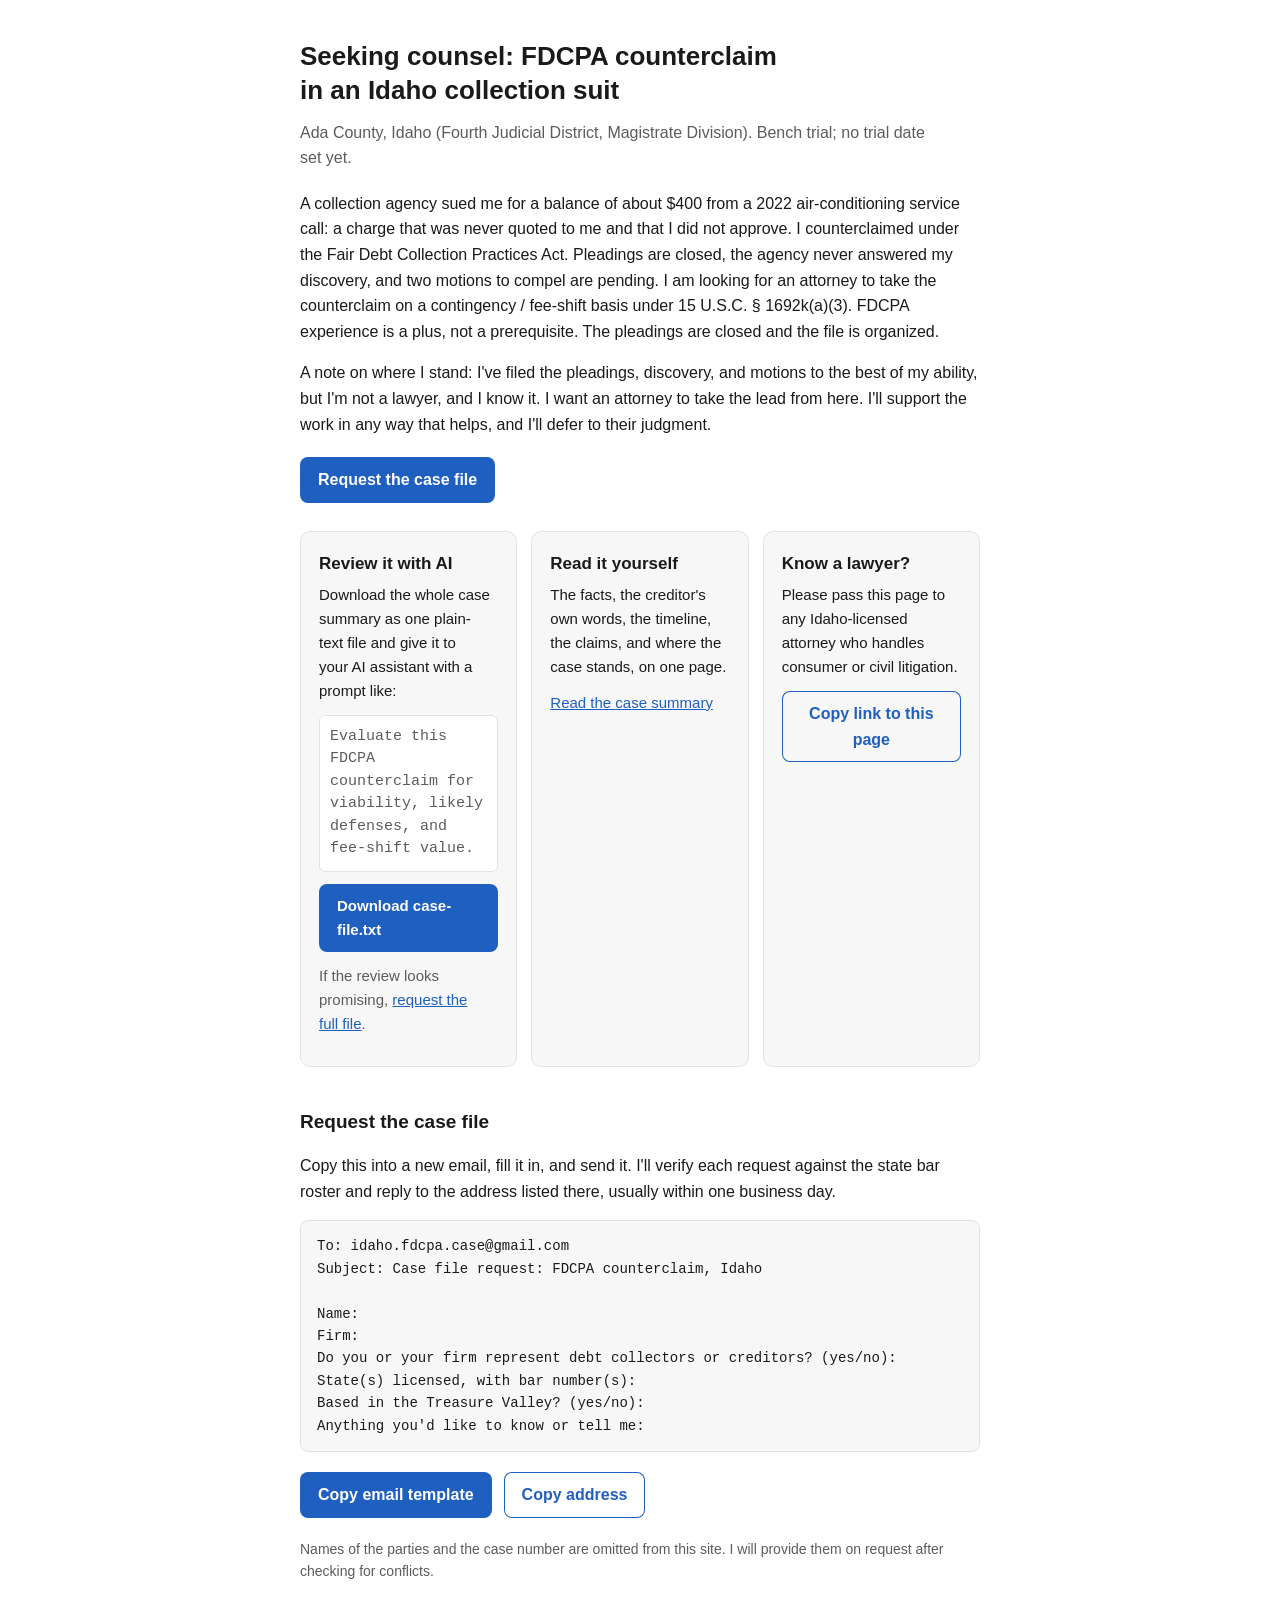
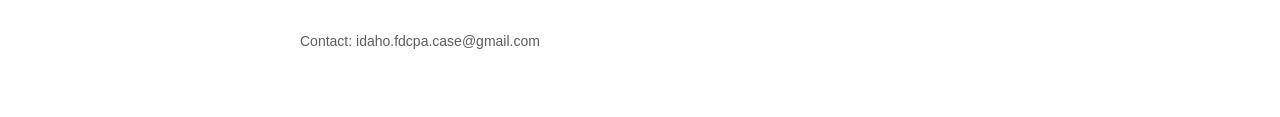
<file: index.html>
<!doctype html>
<html lang="en">
<head>
<meta charset="utf-8">
<meta name="viewport" content="width=device-width, initial-scale=1">
  <meta name="robots" content="noindex, nofollow">
<title>Seeking counsel: FDCPA counterclaim in an Idaho collection suit</title>
<meta name="description" content="Pro se defendant seeking contingency / fee-shift counsel for an FDCPA counterclaim in an Ada County, Idaho collection suit. Pleadings closed; discovery motions pending.">
<link rel="stylesheet" href="style.css">
</head>
<body>
<main>
  <h1>Seeking counsel: FDCPA counterclaim in an Idaho collection suit</h1>
  <p class="lede">Ada County, Idaho (Fourth Judicial District, Magistrate Division). Bench trial; no trial date set yet.</p>

  <p>A collection agency sued me for a balance of about $400 from a 2022 air-conditioning service call: a charge that
  was never quoted to me and that I did not approve. I counterclaimed under the Fair Debt Collection Practices Act.
  Pleadings are closed, the agency never answered my discovery, and two motions to compel are pending. I am looking for an attorney to take the counterclaim on a contingency / fee-shift basis under
  15 U.S.C. &sect; 1692k(a)(3). FDCPA experience is a plus, not a prerequisite. The pleadings are closed and the file is organized.</p>

  <p>A note on where I stand: I've filed the pleadings, discovery, and motions to the best of my ability, but I'm not a lawyer, and I know it. I want an attorney to take the lead from here. I'll support the work in any way that helps, and I'll defer
to their judgment.</p>

  <div class="actions">
    <a class="btn" href="#request">Request the case file</a>
  </div>

  <div class="tiles">
    <section class="tile">
      <h2>Review it with AI</h2>
      <p>Download the whole case summary as one plain-text file and give it to your AI assistant with a prompt
        like:</p>
      <p class="prompt">Evaluate this FDCPA counterclaim for viability, likely defenses, and fee-shift value.</p>
      <p><a class="btn" href="case-file.txt" download>Download case-file.txt</a></p>
      <p class="muted small">If the review looks promising, <a href="#request">request the full file</a>.</p>
    </section>
    <section class="tile">
      <h2>Read it yourself</h2>
      <p>The facts, the creditor's own words, the timeline, the claims, and where the case stands, on one page.</p>
      <p><a href="case.html">Read the case summary</a></p>
    </section>
    <section class="tile">
      <h2>Know a lawyer?</h2>
      <p>Please pass this page to any Idaho-licensed attorney who handles consumer or civil litigation.</p>
      <div class="actions" style="margin:0">
        <button class="btn outline" type="button" data-copy-text="https://idaho-fdcpa-case.github.io/">Copy link to this page</button>
        <span class="copied muted small" aria-live="polite"></span>
      </div>
    </section>
  </div>

  <section id="request" class="request">
    <h2>Request the case file</h2>
    <p>Copy this into a new email, fill it in, and send it. I'll verify each request against the state bar
    roster and reply to the address listed there, usually within one business day.</p>
    <pre class="template" id="tpl">To: idaho.fdcpa.case@gmail.com
Subject: Case file request: FDCPA counterclaim, Idaho

Name:
Firm:
Do you or your firm represent debt collectors or creditors? (yes/no):
State(s) licensed, with bar number(s):
Based in the Treasure Valley? (yes/no):
Anything you'd like to know or tell me:</pre>
    <div class="actions">
      <button class="btn" type="button" data-copy="tpl">Copy email template</button>
      <button class="btn outline" type="button" data-copy-text="idaho.fdcpa.case@gmail.com">Copy address</button>
      <span class="copied muted small" aria-live="polite"></span>
    </div>
  </section>

  <p class="muted small">Names of the parties and the case number are omitted from this site. I will provide them on
  request after checking for conflicts.</p>

  <footer>Contact: idaho.fdcpa.case@gmail.com</footer>
</main>
<script src="copy.js"></script>
</body>
</html>
</file>
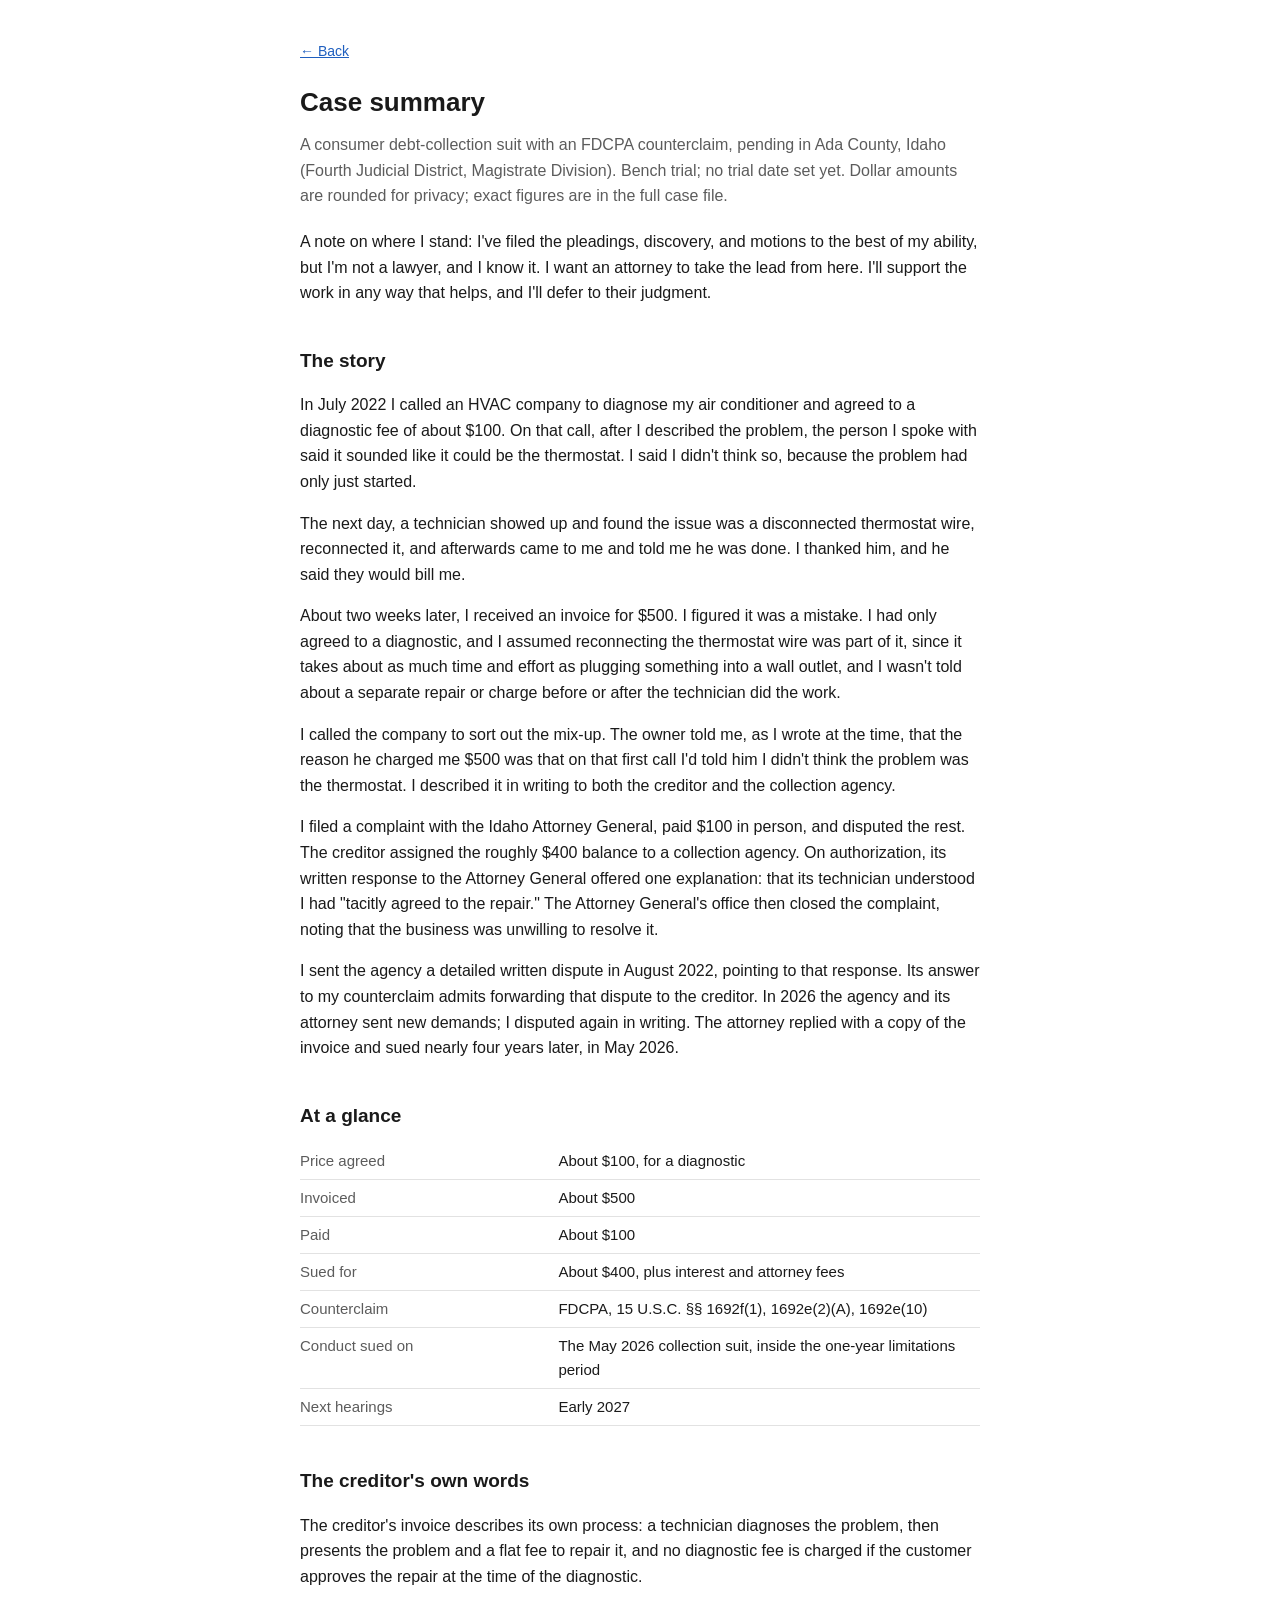
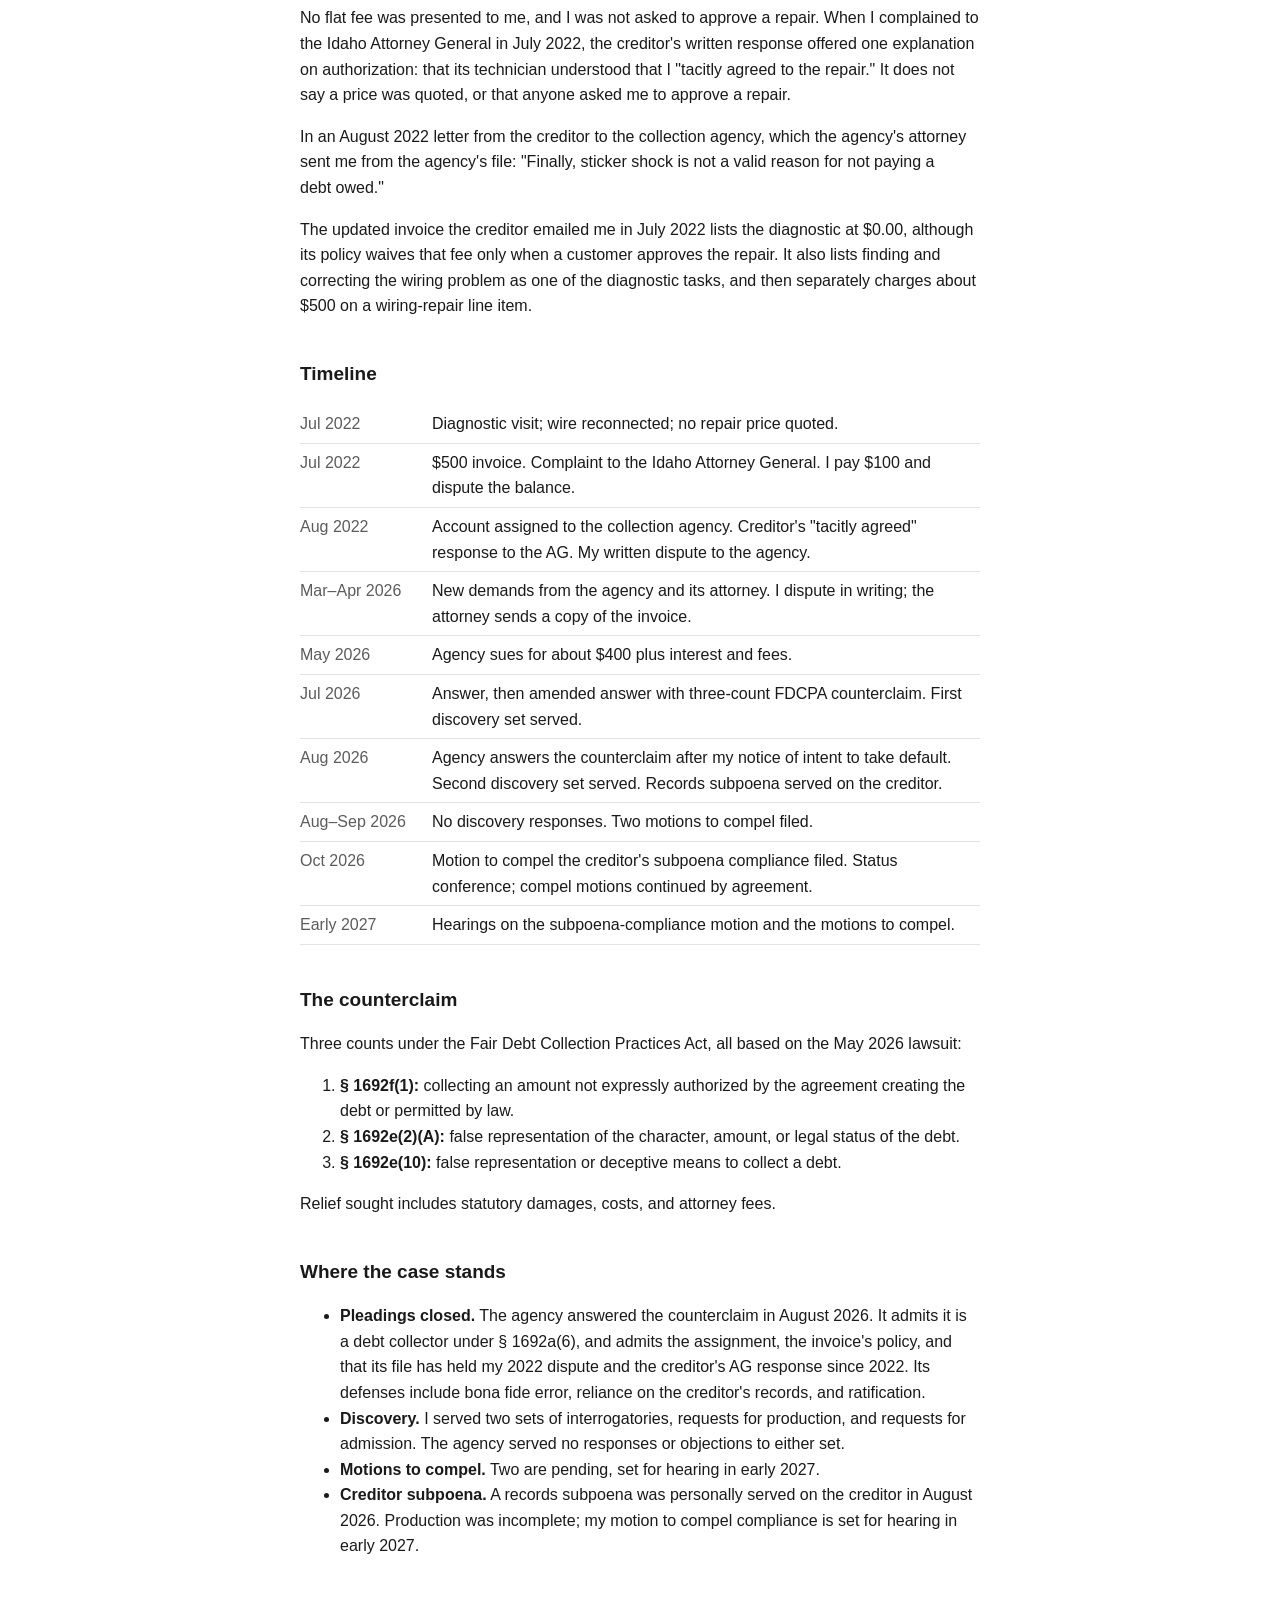
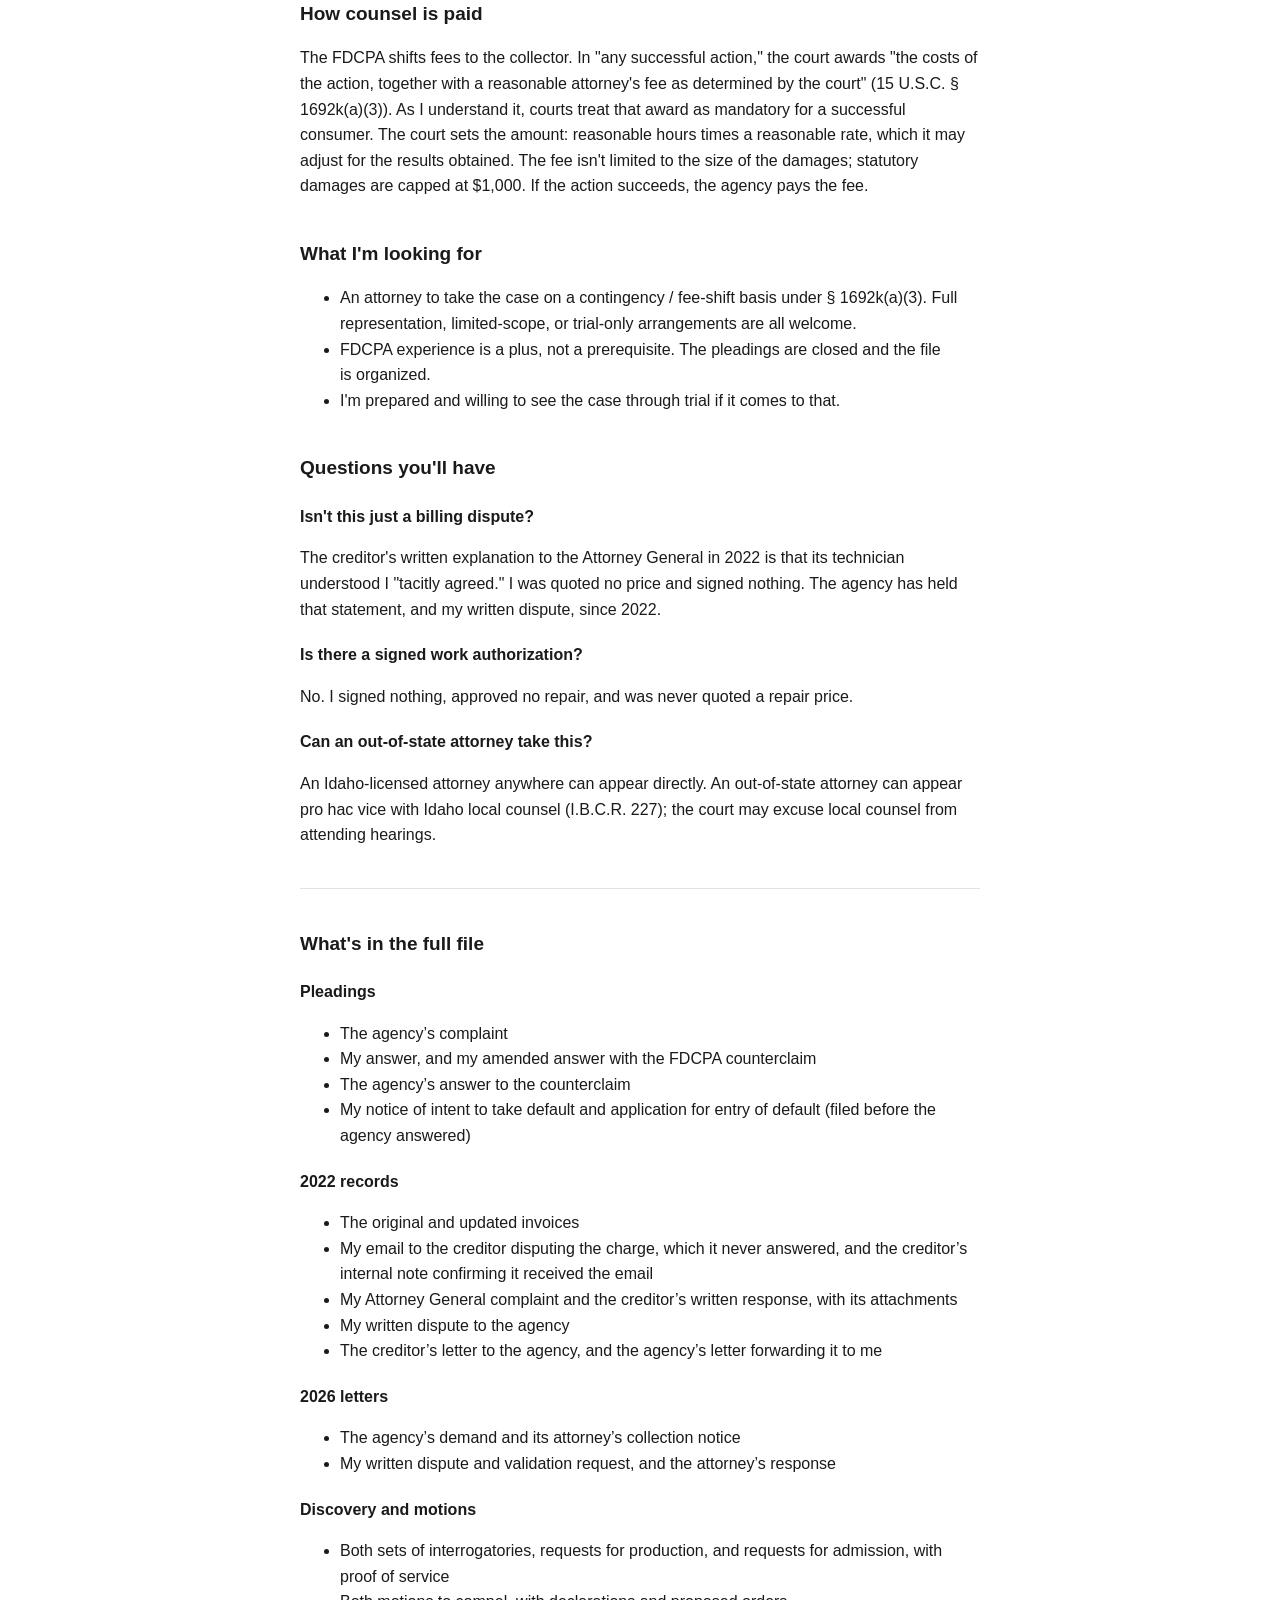
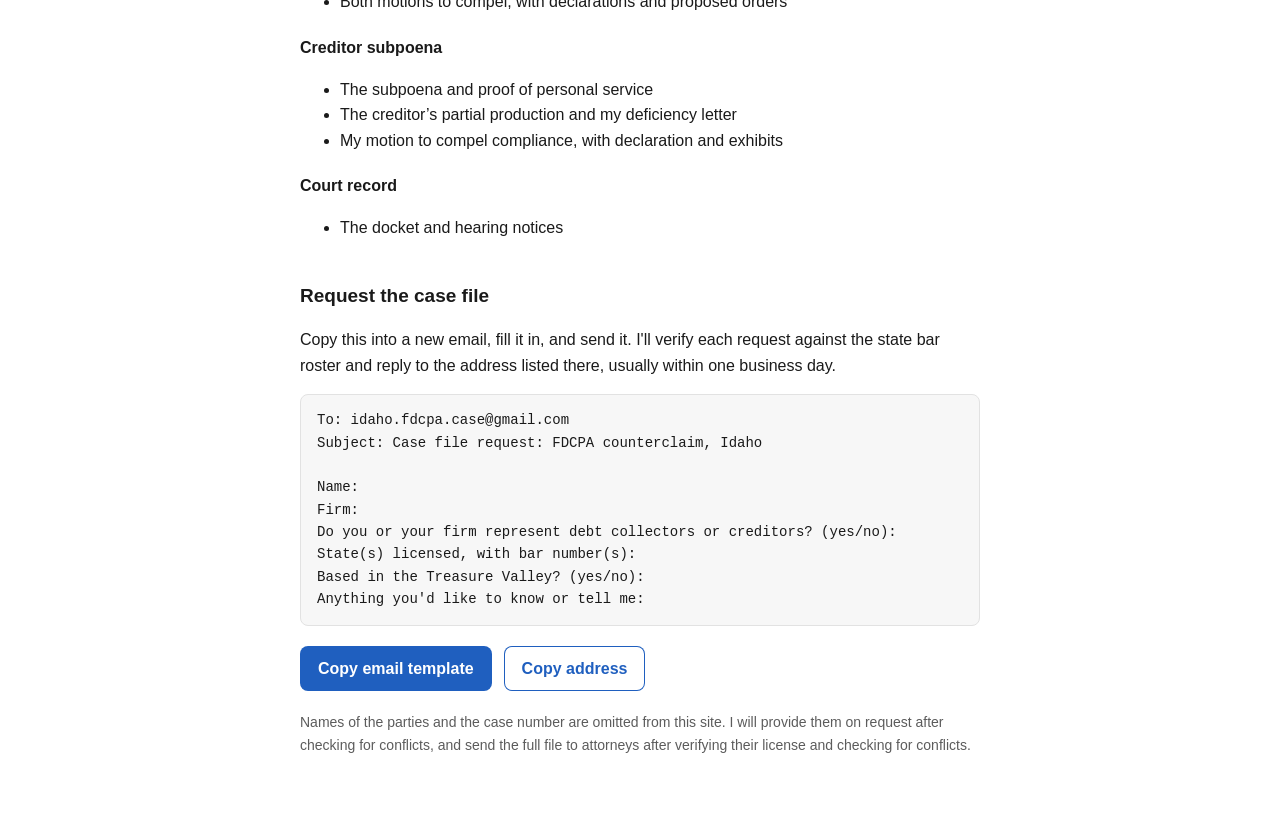
<file: case.html>
<!doctype html>
<html lang="en">
<head>
<meta charset="utf-8">
<meta name="viewport" content="width=device-width, initial-scale=1">
  <meta name="robots" content="noindex, nofollow">
<title>Case summary: FDCPA counterclaim in an Idaho collection suit</title>
<link rel="stylesheet" href="style.css">
</head>
<body>
<main>
  <nav class="top"><a href="index.html">&larr; Back</a></nav>
  <h1>Case summary</h1>
  <p class="lede">A consumer debt-collection suit with an FDCPA counterclaim, pending in Ada County, Idaho
  (Fourth Judicial District, Magistrate Division). Bench trial; no trial date set yet. Dollar amounts are rounded for privacy; exact figures are in the full case file.</p>

  <p>A note on where I stand: I've filed the pleadings, discovery, and motions to the best of my ability, but I'm not a lawyer, and I know it. I want an attorney to take the lead from here. I'll support the work in any way that helps, and I'll defer
to their judgment.</p>

  <h2>The story</h2>
  <p>In July 2022 I called an HVAC company to diagnose my air conditioner and agreed to a diagnostic fee of about
  $100. On that call, after I described the problem, the person I spoke with said it sounded like it
  could be the thermostat. I said I didn't think so, because the problem had only just started.</p>
  <p>The next day, a technician showed up and found the issue was a disconnected thermostat wire, reconnected it,
  and afterwards came to me and told me he was done. I thanked him, and he said they would bill me.</p>
  <p>About two weeks later, I received an invoice for $500. I figured it was a mistake. I had only agreed to a diagnostic, and
  I assumed reconnecting the thermostat wire was part of it, since it takes about as much time and effort as
  plugging something into a wall outlet, and I wasn't told about a separate repair or charge before or after the
  technician did the work.</p>
  <p>I called the company to sort out the mix-up. The owner told me, as I wrote at the time, that the
  reason he charged me $500 was that on that first call I'd told him I didn't think the problem was the
  thermostat. I described it in writing to both the creditor and the collection agency.</p>
  <p>I filed a complaint with the Idaho Attorney General, paid $100 in person, and disputed the rest. The creditor
  assigned the roughly $400 balance to a collection agency. On authorization, its written response to the Attorney General
  offered one explanation: that its technician understood I had "tacitly agreed to the repair." The Attorney General's office then
  closed the complaint, noting that the business was unwilling to resolve it.</p>
  <p>I sent the agency a detailed written dispute in August 2022, pointing to that response. Its answer to my counterclaim admits forwarding
  that dispute to the creditor. In 2026 the agency and its attorney sent new demands; I disputed again in writing.
  The attorney replied with a copy of the invoice and sued nearly four years later, in May 2026.</p>


  <h2>At a glance</h2>
  <table class="facts">
    <tr><td>Price agreed</td><td>About $100, for a diagnostic</td></tr>
    <tr><td>Invoiced</td><td>About $500</td></tr>
    <tr><td>Paid</td><td>About $100</td></tr>
    <tr><td>Sued for</td><td>About $400, plus interest and attorney fees</td></tr>
    <tr><td>Counterclaim</td><td>FDCPA, 15 U.S.C. &sect;&sect; 1692f(1), 1692e(2)(A), 1692e(10)</td></tr>
    <tr><td>Conduct sued on</td><td>The May 2026 collection suit, inside the one-year limitations period</td></tr>
    <tr><td>Next hearings</td><td>Early 2027</td></tr>
  </table>

  <h2>The creditor's own words</h2>
  <p>The creditor's invoice describes its own process: a technician diagnoses the problem, then presents the problem and a flat fee to repair it, and no diagnostic fee is charged if the customer approves the repair at the time of the diagnostic.</p>
  <p>No flat fee was presented to me, and I was not asked to approve a repair. When I complained to the Idaho Attorney
  General in July 2022, the creditor's written response offered one explanation on authorization: that its technician understood that I
  "tacitly agreed to the repair." It does not say a price was quoted, or that
  anyone asked me to approve a repair.</p>
  <p>In an August 2022 letter from the creditor to the collection agency, which the agency's attorney sent me from the agency's file: "Finally, sticker shock is not a
  valid reason for not paying a debt owed."</p>
  <p>The updated invoice the creditor emailed me in July 2022 lists the diagnostic at $0.00, although its policy waives that fee only when a customer approves the repair. It also lists finding and correcting the wiring problem as one of the diagnostic tasks, and then separately charges about $500 on a wiring-repair line item.</p>

  <h2>Timeline</h2>
  <ol class="timeline">
    <li><time>Jul 2022</time><span>Diagnostic visit; wire reconnected; no repair price quoted.</span></li>
    <li><time>Jul 2022</time><span>$500 invoice. Complaint to the Idaho Attorney General. I pay $100 and dispute the balance.</span></li>
    <li><time>Aug 2022</time><span>Account assigned to the collection agency. Creditor's "tacitly agreed" response to the AG. My written dispute to the agency.</span></li>
    <li><time>Mar&ndash;Apr 2026</time><span>New demands from the agency and its attorney. I dispute in writing; the attorney sends a copy of the invoice.</span></li>
    <li><time>May 2026</time><span>Agency sues for about $400 plus interest and fees.</span></li>
    <li><time>Jul 2026</time><span>Answer, then amended answer with three-count FDCPA counterclaim. First discovery set served.</span></li>
    <li><time>Aug 2026</time><span>Agency answers the counterclaim after my notice of intent to take default. Second discovery set served. Records subpoena served on the creditor.</span></li>
    <li><time>Aug&ndash;Sep 2026</time><span>No discovery responses. Two motions to compel filed.</span></li>
    <li><time>Oct 2026</time><span>Motion to compel the creditor's subpoena compliance filed. Status conference; compel motions continued by agreement.</span></li>
    <li><time>Early 2027</time><span>Hearings on the subpoena-compliance motion and the motions to compel.</span></li>
  </ol>

  <h2>The counterclaim</h2>
  <p>Three counts under the Fair Debt Collection Practices Act, all based on the May 2026 lawsuit:</p>
  <ol>
    <li><strong>&sect; 1692f(1):</strong> collecting an amount not expressly authorized by the agreement creating the debt or permitted by law.</li>
    <li><strong>&sect; 1692e(2)(A):</strong> false representation of the character, amount, or legal status of the debt.</li>
    <li><strong>&sect; 1692e(10):</strong> false representation or deceptive means to collect a debt.</li>
  </ol>
  <p>Relief sought includes statutory damages, costs, and attorney fees.</p>

  <h2>Where the case stands</h2>
  <ul>
    <li><strong>Pleadings closed.</strong> The agency answered the counterclaim in August 2026. It admits it is a
      debt collector under &sect; 1692a(6), and admits the assignment, the invoice's policy, and that its file has
      held my 2022 dispute and the creditor's AG response since 2022. Its defenses include bona fide error,
      reliance on the creditor's records, and ratification.</li>
    <li><strong>Discovery.</strong> I served two sets of interrogatories, requests for production, and requests
      for admission. The agency served no responses or objections to either set.</li>
    <li><strong>Motions to compel.</strong> Two are pending, set for hearing in early 2027.</li>
    <li><strong>Creditor subpoena.</strong> A records subpoena was personally served on the creditor in August 2026.
      Production was incomplete; my motion to compel compliance is set for hearing in early 2027.</li>
  </ul>

  <h2>How counsel is paid</h2>
  <p>The FDCPA shifts fees to the collector. In "any successful action," the court awards "the costs of the action,
  together with a reasonable attorney's fee as determined by the court" (15 U.S.C. &sect; 1692k(a)(3)). As I
  understand it, courts treat that award as mandatory for a successful consumer. The court sets the amount: reasonable hours
  times a reasonable rate, which it may adjust for the results obtained. The fee isn't limited to the size of
  the damages; statutory damages are capped at $1,000. If the action succeeds, the agency pays the fee.</p>

  <h2>What I'm looking for</h2>
  <ul>
    <li>An attorney to take the case on a contingency / fee-shift basis under &sect; 1692k(a)(3). Full
      representation, limited-scope, or trial-only arrangements are all welcome.</li>
    <li>FDCPA experience is a plus, not a prerequisite. The pleadings are closed and the file is organized.</li>
    <li>I'm prepared and willing to see the case through trial if it comes to that.</li>
  </ul>

  <h2>Questions you'll have</h2>
  <h3>Isn't this just a billing dispute?</h3>
  <p>The creditor's written explanation to the Attorney General in 2022 is that its
  technician understood I "tacitly agreed." I was quoted no price and signed nothing. The agency has held that
  statement, and my written dispute, since 2022.</p>
  <h3>Is there a signed work authorization?</h3>
  <p>No. I signed nothing, approved no repair, and was never quoted a repair price.</p>
  <h3>Can an out-of-state attorney take this?</h3>
  <p>An Idaho-licensed attorney anywhere can appear directly. An out-of-state attorney can appear pro hac vice
  with Idaho local counsel (I.B.C.R. 227); the court may excuse local counsel from attending hearings.</p>

  <hr>
  <h2>What's in the full file</h2>
  <h3>Pleadings</h3>
  <ul>
    <li>The agency&rsquo;s complaint</li>
    <li>My answer, and my amended answer with the FDCPA counterclaim</li>
    <li>The agency&rsquo;s answer to the counterclaim</li>
    <li>My notice of intent to take default and application for entry of default (filed before the agency answered)</li>
  </ul>
  <h3>2022 records</h3>
  <ul>
    <li>The original and updated invoices</li>
    <li>My email to the creditor disputing the charge, which it never answered, and the creditor&rsquo;s internal note confirming it received the email</li>
    <li>My Attorney General complaint and the creditor&rsquo;s written response, with its attachments</li>
    <li>My written dispute to the agency</li>
    <li>The creditor&rsquo;s letter to the agency, and the agency&rsquo;s letter forwarding it to me</li>
  </ul>
  <h3>2026 letters</h3>
  <ul>
    <li>The agency&rsquo;s demand and its attorney&rsquo;s collection notice</li>
    <li>My written dispute and validation request, and the attorney&rsquo;s response</li>
  </ul>
  <h3>Discovery and motions</h3>
  <ul>
    <li>Both sets of interrogatories, requests for production, and requests for admission, with proof of service</li>
    <li>Both motions to compel, with declarations and proposed orders</li>
  </ul>
  <h3>Creditor subpoena</h3>
  <ul>
    <li>The subpoena and proof of personal service</li>
    <li>The creditor&rsquo;s partial production and my deficiency letter</li>
    <li>My motion to compel compliance, with declaration and exhibits</li>
  </ul>
  <h3>Court record</h3>
  <ul>
    <li>The docket and hearing notices</li>
  </ul>

  <section id="request" class="request">
    <h2>Request the case file</h2>
    <p>Copy this into a new email, fill it in, and send it. I'll verify each request against the state bar
    roster and reply to the address listed there, usually within one business day.</p>
    <pre class="template" id="tpl">To: idaho.fdcpa.case@gmail.com
Subject: Case file request: FDCPA counterclaim, Idaho

Name:
Firm:
Do you or your firm represent debt collectors or creditors? (yes/no):
State(s) licensed, with bar number(s):
Based in the Treasure Valley? (yes/no):
Anything you'd like to know or tell me:</pre>
    <div class="actions">
      <button class="btn" type="button" data-copy="tpl">Copy email template</button>
      <button class="btn outline" type="button" data-copy-text="idaho.fdcpa.case@gmail.com">Copy address</button>
      <span class="copied muted small" aria-live="polite"></span>
    </div>
  </section>
  <p class="muted small">Names of the parties and the case number are omitted from this site. I will provide them on
  request after checking for conflicts, and send the full file to attorneys after verifying their license and checking for conflicts.</p>
</main>
<script src="copy.js"></script>
</body>
</html>
</file>
<file: style.css>
:root {
  --bg: #ffffff;
  --fg: #1a1a1a;
  --muted: #5c5c5c;
  --rule: #e2e2e2;
  --card: #f7f7f7;
  --accent: #1f5fbf;
  --accent-fg: #ffffff;
}
@media (prefers-color-scheme: dark) {
  :root {
    --bg: #141414;
    --fg: #ececec;
    --muted: #a3a3a3;
    --rule: #2e2e2e;
    --card: #1c1c1c;
    --accent: #6ea2ff;
    --accent-fg: #0d0d0d;
  }
}
* { box-sizing: border-box; }
body {
  margin: 0;
  background: var(--bg);
  color: var(--fg);
  font: 16px/1.6 -apple-system, BlinkMacSystemFont, "Segoe UI", Roboto, Helvetica, Arial, sans-serif;
}
main { max-width: 720px; margin: 0 auto; padding: 40px 20px 64px; }
h1 { font-size: 26px; line-height: 1.3; font-weight: 600; margin: 0 0 12px; text-wrap: balance; }
h2 { font-size: 19px; font-weight: 600; margin: 40px 0 8px; }
h3 { font-size: 16px; font-weight: 600; margin: 20px 0 4px; }
p, li { text-wrap: pretty; }
a { color: var(--accent); }
.lede { color: var(--muted); margin: 0 0 20px; }
.muted { color: var(--muted); }
.small { font-size: 14px; }
hr { border: 0; border-top: 1px solid var(--rule); margin: 40px 0; }
blockquote { margin: 12px 0; padding: 2px 0 2px 16px; border-left: 3px solid var(--rule); }
.btn {
  display: inline-block; padding: 10px 18px; border-radius: 8px; text-decoration: none;
  background: var(--accent); color: var(--accent-fg); font-weight: 600;
}
.btn.outline { background: transparent; color: var(--accent); box-shadow: inset 0 0 0 1px var(--accent); }
.actions { display: flex; flex-wrap: wrap; gap: 12px; align-items: center; margin: 20px 0; }
.tiles { display: grid; grid-template-columns: repeat(3, minmax(0, 1fr)); gap: 14px; margin: 28px 0; }
@media (max-width: 680px) { .tiles { grid-template-columns: 1fr; } }
.tile { background: var(--card); border: 1px solid var(--rule); border-radius: 10px; padding: 18px; }
.tile h2 { margin: 0 0 6px; font-size: 17px; }
.tile p { margin: 0 0 12px; font-size: 15px; }
.prompt {
  font: 13px/1.5 ui-monospace, SFMono-Regular, Menlo, Consolas, monospace; color: var(--muted);
  background: var(--bg); border: 1px solid var(--rule); border-radius: 6px; padding: 10px; margin: 0 0 12px;
}
table.facts { border-collapse: collapse; width: 100%; margin: 12px 0; font-size: 15px; }
table.facts td { padding: 6px 0; border-bottom: 1px solid var(--rule); vertical-align: top; }
table.facts td:first-child { color: var(--muted); width: 38%; padding-right: 12px; }
ol.timeline { padding-left: 0; list-style: none; }
ol.timeline li { display: grid; grid-template-columns: 120px minmax(0, 1fr); gap: 12px; padding: 6px 0; border-bottom: 1px solid var(--rule); }
@media (max-width: 520px) { ol.timeline li { grid-template-columns: 1fr; gap: 0; } }
ol.timeline time { color: var(--muted); font-variant-numeric: tabular-nums; }
nav.top { font-size: 14px; margin-bottom: 24px; }
footer { margin-top: 48px; font-size: 14px; color: var(--muted); }
button.btn { border: 0; font: inherit; font-weight: 600; cursor: pointer; }
.request { margin-top: 32px; }
.template {
  font: 14px/1.6 ui-monospace, SFMono-Regular, Menlo, Consolas, monospace; white-space: pre-wrap;
  background: var(--card); border: 1px solid var(--rule); border-radius: 8px; padding: 14px 16px; margin: 12px 0 0;
}
</file>
